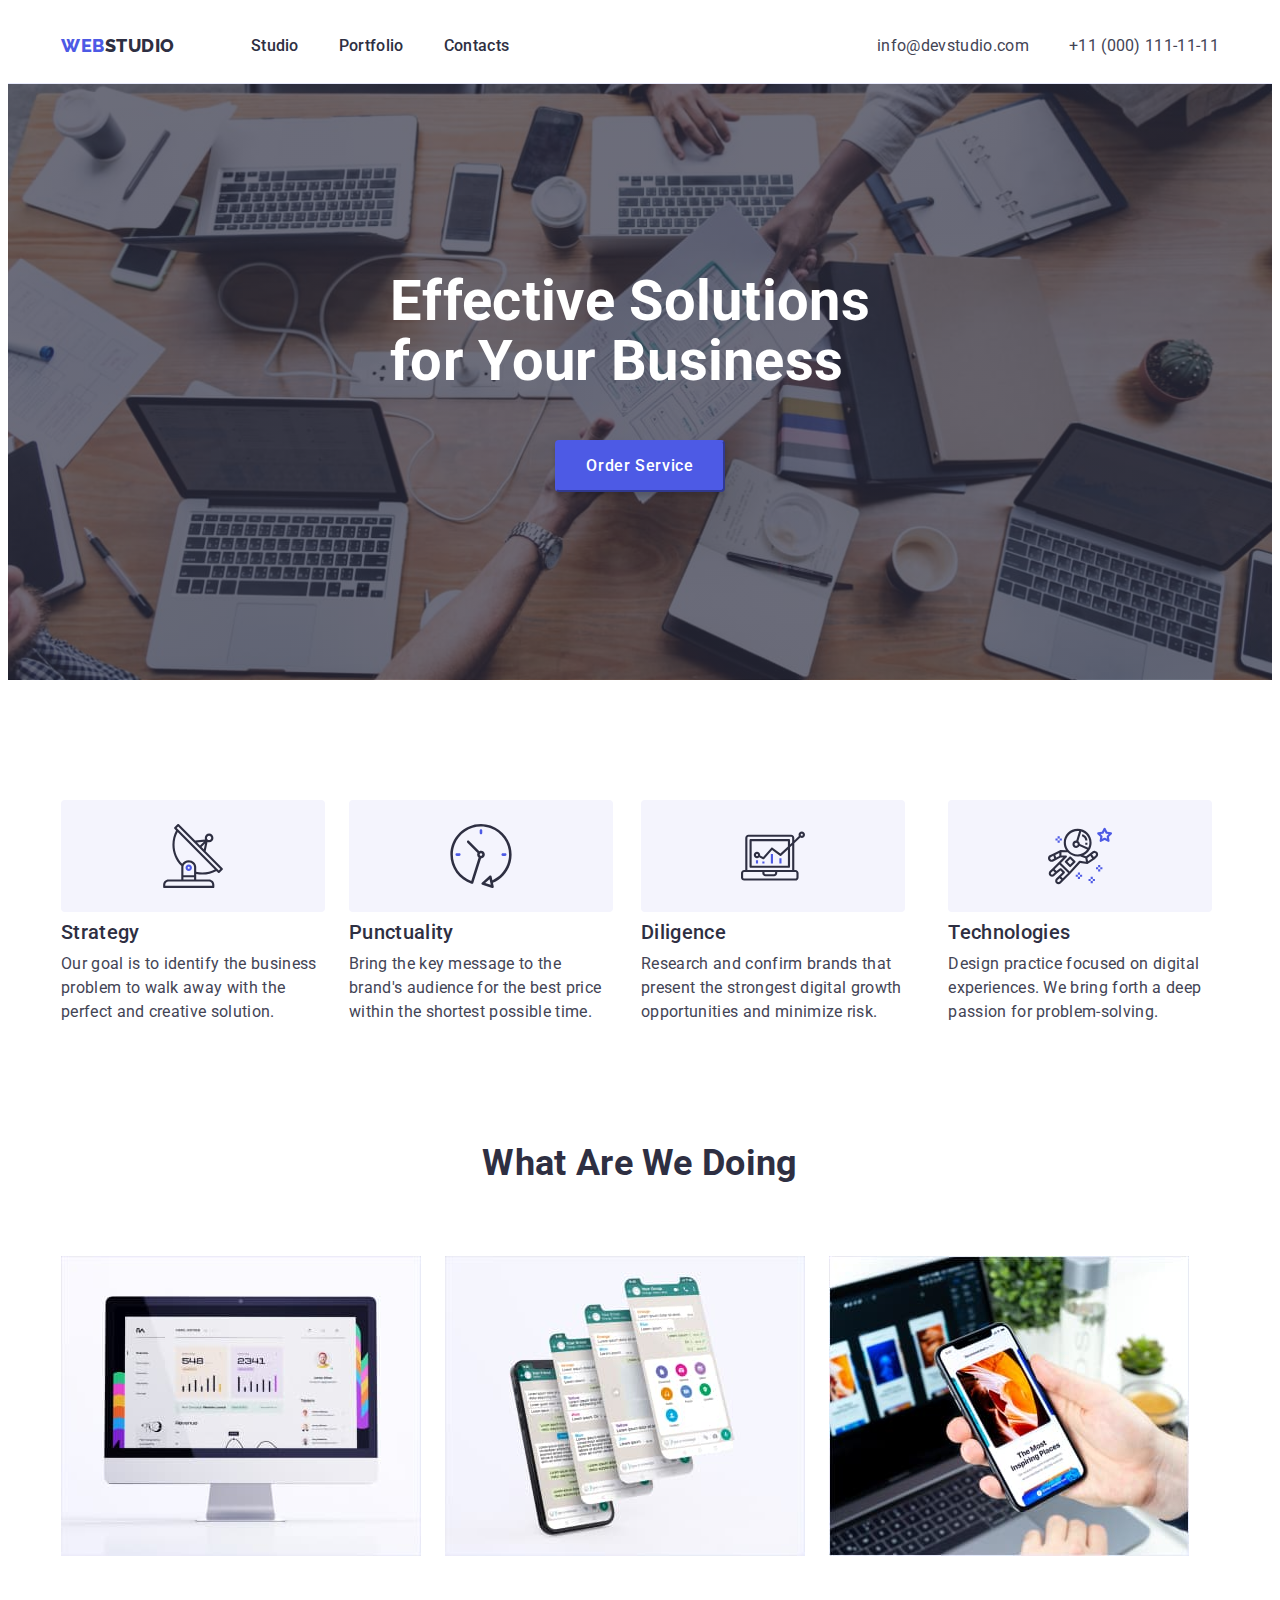
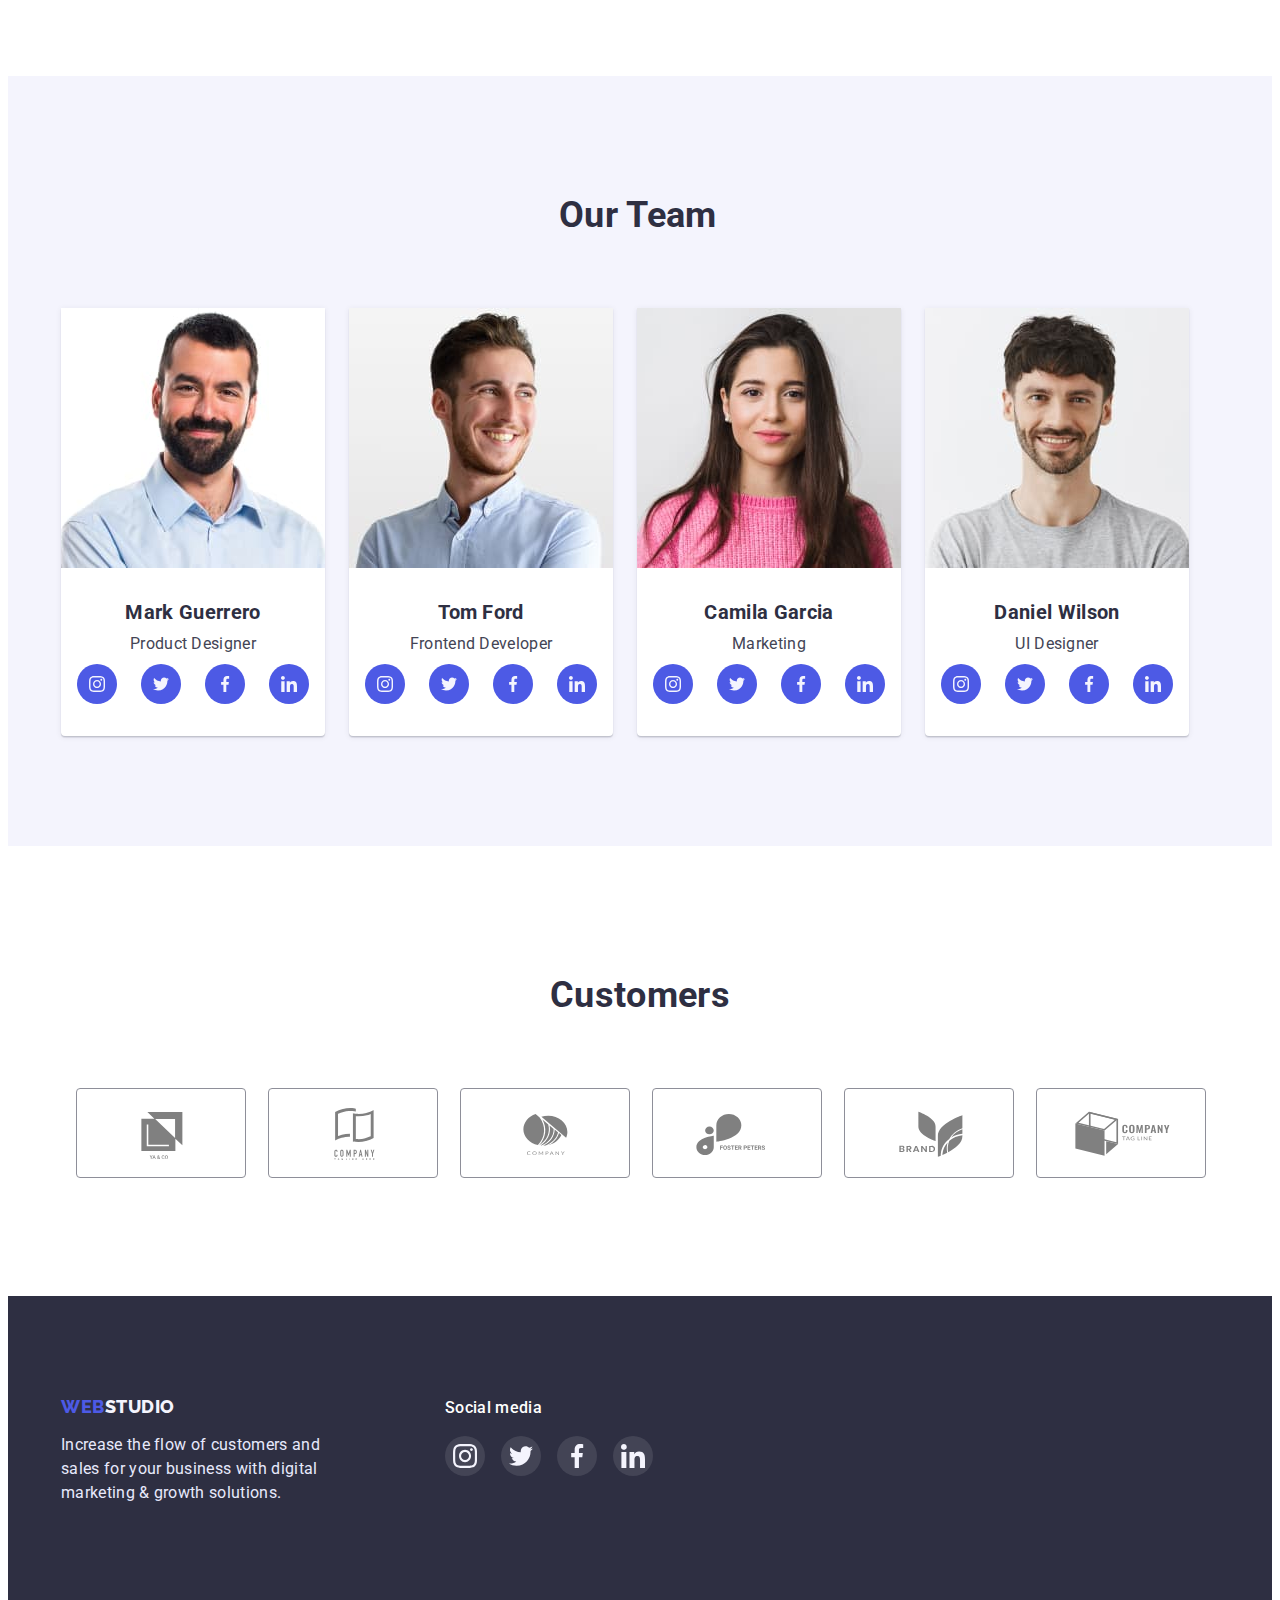
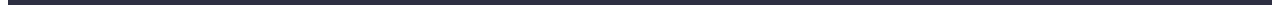
<file: index.html>
<!DOCTYPE html>
<html lang="en">
  <head>
    <meta charset="UTF-8" />
    <meta http-equiv="X-UA-Compatible" content="IE=edge" />
    <meta name="viewport" content="width=device-width, initial-scale=1.0" />
    <title>WebStudia</title>
    <link
      rel="stylesheet"
      href="https://cdnjs.cloudflare.com/ajax/libs/modern-normalize/1.1.0/modern-normalize.min.css"
      integrity="sha512-wpPYUAdjBVSE4KJnH1VR1HeZfpl1ub8YT/NKx4PuQ5NmX2tKuGu6U/JRp5y+Y8XG2tV+wKQpNHVUX03MfMFn9Q=="
      crossorigin="anonymous"
      referrerpolicy="no-referrer"
    />
    <link rel="preconnect" href="https://fonts.googleapis.com" />
    <link rel="preconnect" href="https://fonts.gstatic.com" crossorigin />
    <link
      href="https://fonts.googleapis.com/css2?family=Raleway:wght@800&family=Roboto:wght@400;500;700&display=swap"
      rel="stylesheet"
    />
    <link rel="stylesheet" href="./css/styles.css" />
  </head>

  <body>
    <header class="main-header">
      <div class="container header-container">
        <nav class="navigation">
          <!-- logo -->
          <a class="logotype" href="./index.html">
            <span class="logo">Web</span>Studio</a
          >
          <!-- menu -->
          <ul class="menu list">
            <li class="menu-item">
              <a class="menu-link link" href="index.html">Studio</a>
            </li>
            <li class="menu-item">
              <a class="menu-link link" href="portfolio.html">Portfolio</a>
            </li>
            <li class="menu-item">
              <a class="menu-link link" href="">Contacts</a>
            </li>
          </ul>
        </nav>
        <!-- contacts -->
        <address class="contacts-address">
          <ul class="address-list">
            <li class="address-link">
              <a class="contact-email" href="mailto:info@devstudio.com"
                >info@devstudio.com</a
              >
            </li>
            <li class="address-link">
              <a class="contact-phone-number" href="tel:+110001111111"
                >+11 (000) 111-11-11</a
              >
            </li>
          </ul>
        </address>
      </div>
    </header>

    <main>
      <section class="hero-section">
        <div class="container">
          <h1 class="main-title">Effective Solutions for Your Business</h1>
          <button class="main-btn btn" type="button">Order Service</button>
        </div>
      </section>

      <section class="section-text">
        <div class="container">
          <h2 hidden class="hidden-title">Section title</h2>
          <ul class="list-two">
            <li class="list-items">
              <div class="hidden-section-title">
                <svg class="hidden-title-icon">
                  <use href="./images/symbol-defs.svg#icon-antenna"></use>
                </svg>
              </div>
              <h3 class="paragraph-elements">Strategy</h3>
              <p class="text-elements">
                Our goal is to identify the business problem to walk away with
                the perfect and creative solution.
              </p>
            </li>
            <li class="list-items">
              <div class="hidden-section-title">
                <svg class="hidden-title-icon">
                  <use href="./images/symbol-defs.svg#icon-clock"></use>
                </svg>
              </div>
              <h3 class="paragraph-elements">Punctuality</h3>
              <p class="text-elements">
                Bring the key message to the brand's audience for the best price
                within the shortest possible time.
              </p>
            </li>
            <li class="list-items">
              <div class="hidden-section-title">
                <svg class="hidden-title-icon">
                  <use href="./images/symbol-defs.svg#icon-diagram"></use>
                </svg>
              </div>
              <h3 class="paragraph-elements">Diligence</h3>
              <p class="text-elements">
                Research and confirm brands that present the strongest digital
                growth opportunities and minimize risk.
              </p>
            </li>
            <li class="list-items">
              <div class="hidden-section-title">
                <svg class="hidden-title-icon">
                  <use href="./images/symbol-defs.svg#icon-astronaut"></use>
                </svg>
              </div>
              <h3 class="paragraph-elements">Technologies</h3>
              <p class="text-elements">
                Design practice focused on digital experiences. We bring forth a
                deep passion for problem-solving.
              </p>
            </li>
          </ul>
        </div>
      </section>

      <section class="section-three">
        <div class="container">
          <h2 class="section-three-text">What are we doing</h2>
          <ul class="section-list-images">
            <li class="section-items">
              <img src="./images/photo1.jpg" alt="photo" width="360" />
            </li>
            <li class="section-items">
              <img src="./images/photo2.jpg" alt="photo" width="360" />
            </li>
            <li class="section-items">
              <img src="./images/photo3.jpg" alt="photo" width="360" />
            </li>
          </ul>
        </div>
      </section>

      <section class="section-team">
        <div class="container">
          <h2 class="text-out-team">Our Team</h2>
          <ul class="list-photo">
            <li class="images-team">
              <img
                src="./images/photo4.jpg"
                alt="photo of the developer"
                width="264"
              />
              <h3 class="name-employees">Mark Guerrero</h3>
              <p class="text-direction">Product Designer</p>
              <ul class="team-social-list">
                <li class="team-social-item">
                  <a href="" class="team-social-link">
                    <svg class="team-social-icon" width="16" height="16">
                      <use href="./images/symbol-defs.svg#icon-instagram"></use>
                    </svg>
                  </a>
                </li>
                <li class="team-social-item">
                  <a href="" class="team-social-link">
                    <svg class="team-social-icon" width="16" height="16">
                      <use href="./images/symbol-defs.svg#icon-twitter"></use>
                    </svg>
                  </a>
                </li>
                <li class="team-social-item">
                  <a href="" class="team-social-link">
                    <svg class="team-social-icon" width="16" height="16">
                      <use href="./images/symbol-defs.svg#icon-facebook"></use>
                    </svg>
                  </a>
                </li>
                <li class="team-social-item">
                  <a href="" class="team-social-link">
                    <svg class="team-social-icon" width="16" height="16">
                      <use href="./images/symbol-defs.svg#icon-linkedin"></use>
                    </svg>
                  </a>
                </li>
              </ul>
            </li>
            <li class="images-team">
              <img
                src="./images/photo6.jpg"
                alt="photo of the developer"
                width="264"
              />
              <h3 class="name-employees">Tom Ford</h3>
              <p class="text-direction">Frontend Developer</p>
              <ul class="team-social-list">
                <li class="team-social-item">
                  <a href="" class="team-social-link">
                    <svg class="team-social-icon" width="16" height="16">
                      <use href="./images/symbol-defs.svg#icon-instagram"></use>
                    </svg>
                  </a>
                </li>
                <li class="team-social-item">
                  <a href="" class="team-social-link">
                    <svg class="team-social-icon" width="16" height="16">
                      <use href="./images/symbol-defs.svg#icon-twitter"></use>
                    </svg>
                  </a>
                </li>
                <li class="team-social-item">
                  <a href="" class="team-social-link">
                    <svg class="team-social-icon" width="16" height="16">
                      <use href="./images/symbol-defs.svg#icon-facebook"></use>
                    </svg>
                  </a>
                </li>
                <li class="team-social-item">
                  <a href="" class="team-social-link">
                    <svg class="team-social-icon" width="16" height="16">
                      <use href="./images/symbol-defs.svg#icon-linkedin"></use>
                    </svg>
                  </a>
                </li>
              </ul>
            </li>
            <li class="images-team">
              <img
                src="./images/photo5.jpg"
                alt="photo of the developer"
                width="264"
              />
              <h3 class="name-employees">Camila Garcia</h3>
              <p class="text-direction">Marketing</p>
              <ul class="team-social-list">
                <li class="team-social-item">
                  <a href="" class="team-social-link">
                    <svg class="team-social-icon" width="16" height="16">
                      <use href="./images/symbol-defs.svg#icon-instagram"></use>
                    </svg>
                  </a>
                </li>
                <li class="team-social-item">
                  <a href="" class="team-social-link">
                    <svg class="team-social-icon" width="16" height="16">
                      <use href="./images/symbol-defs.svg#icon-twitter"></use>
                    </svg>
                  </a>
                </li>
                <li class="team-social-item">
                  <a href="" class="team-social-link">
                    <svg class="team-social-icon" width="16" height="16">
                      <use href="./images/symbol-defs.svg#icon-facebook"></use>
                    </svg>
                  </a>
                </li>
                <li class="team-social-item">
                  <a href="" class="team-social-link">
                    <svg class="team-social-icon" width="16" height="16">
                      <use href="./images/symbol-defs.svg#icon-linkedin"></use>
                    </svg>
                  </a>
                </li>
              </ul>
            </li>
            <li class="images-team">
              <img
                src="./images/photo7.jpg"
                alt="photo of the developer"
                width="264"
              />
              <h3 class="name-employees">Daniel Wilson</h3>
              <p class="text-direction">UI Designer</p>
              <ul class="team-social-list">
                <li class="team-social-item">
                  <a href="" class="team-social-link">
                    <svg class="team-social-icon" width="16" height="16">
                      <use href="./images/symbol-defs.svg#icon-instagram"></use>
                    </svg>
                  </a>
                </li>
                <li class="team-social-item">
                  <a href="" class="team-social-link">
                    <svg class="team-social-icon" width="16" height="16">
                      <use href="./images/symbol-defs.svg#icon-twitter"></use>
                    </svg>
                  </a>
                </li>
                <li class="team-social-item">
                  <a href="" class="team-social-link">
                    <svg class="team-social-icon" width="16" height="16">
                      <use href="./images/symbol-defs.svg#icon-facebook"></use>
                    </svg>
                  </a>
                </li>
                <li class="team-social-item">
                  <a href="" class="team-social-link">
                    <svg class="team-social-icon" width="16" height="16">
                      <use href="./images/symbol-defs.svg#icon-linkedin"></use>
                    </svg>
                  </a>
                </li>
              </ul>
            </li>
          </ul>
        </div>
      </section>

      <section class="section-elements">
        <div class="container">
          <h2 class="text-customers">Customers</h2>
          <ul class="section-list-element">
            <li class="section-link-element">
              <a href="" class="section-icon">
                <svg class="team-social-customes">
                  <use href="./images/symbol-defs.svg#icon-Logo1"></use>
                </svg>
              </a>
            </li>
            <li class="section-link-element">
              <a href="" class="section-icon">
                <svg class="team-social-customes">
                  <use href="./images/symbol-defs.svg#icon-Logo2"></use>
                </svg>
              </a>
            </li>
            <li class="section-link-element">
              <a href="" class="section-icon">
                <svg class="team-social-customes">
                  <use href="./images/symbol-defs.svg#icon-Logo3"></use>
                </svg>
              </a>
            </li>
            <li class="section-link-element">
              <a href="" class="section-icon">
                <svg class="team-social-customes">
                  <use href="./images/symbol-defs.svg#icon-Logo4"></use>
                </svg>
              </a>
            </li>
            <li class="section-link-element">
              <a href="" class="section-icon">
                <svg class="team-social-customes">
                  <use href="./images/symbol-defs.svg#icon-Logo5"></use>
                </svg>
              </a>
            </li>
            <li class="section-link-element">
              <a href="" class="section-icon">
                <svg class="team-social-customes">
                  <use href="./images/symbol-defs.svg#icon-Logo6"></use>
                </svg>
              </a>
            </li>
          </ul>
        </div>
      </section>
    </main>

    <footer class="footer">
      <div class="container footer-social">
        <div>
          <a class="footer-logotype" href="./index.html">
            <span class="footer-logo">Web</span>Studio</a
          >
          <p class="footer-content">
            Increase the flow of customers and sales for your business with
            digital marketing & growth solutions.
          </p>
        </div>
        <div class="social-media-title">
          <h3 class="title-text-footer">Social media</h3>
          <ul class="social-foter-list">
            <li class="social-item-footer">
              <a href="" class="social-footer-link">
                <svg class="icon-footer" width="24" height="24">
                  <use href="./images/symbol-defs.svg#icon-instagram"></use>
                </svg>
              </a>
            </li>
            <li class="social-item-footer">
              <a href="" class="social-footer-link">
                <svg class="icon-footer" width="24" height="24">
                  <use href="./images/symbol-defs.svg#icon-twitter"></use>
                </svg>
              </a>
            </li>
            <li class="social-item-footer">
              <a href="" class="social-footer-link">
                <svg class="icon-footer" width="24" height="24">
                  <use href="./images/symbol-defs.svg#icon-facebook"></use>
                </svg>
              </a>
            </li>
            <li class="social-item-footer">
              <a href="" class="social-footer-link">
                <svg class="icon-footer" width="24" height="24">
                  <use href="./images/symbol-defs.svg#icon-linkedin"></use>
                </svg>
              </a>
            </li>
          </ul>
        </div>
      </div>
    </footer>
  </body>
</html>
</file>
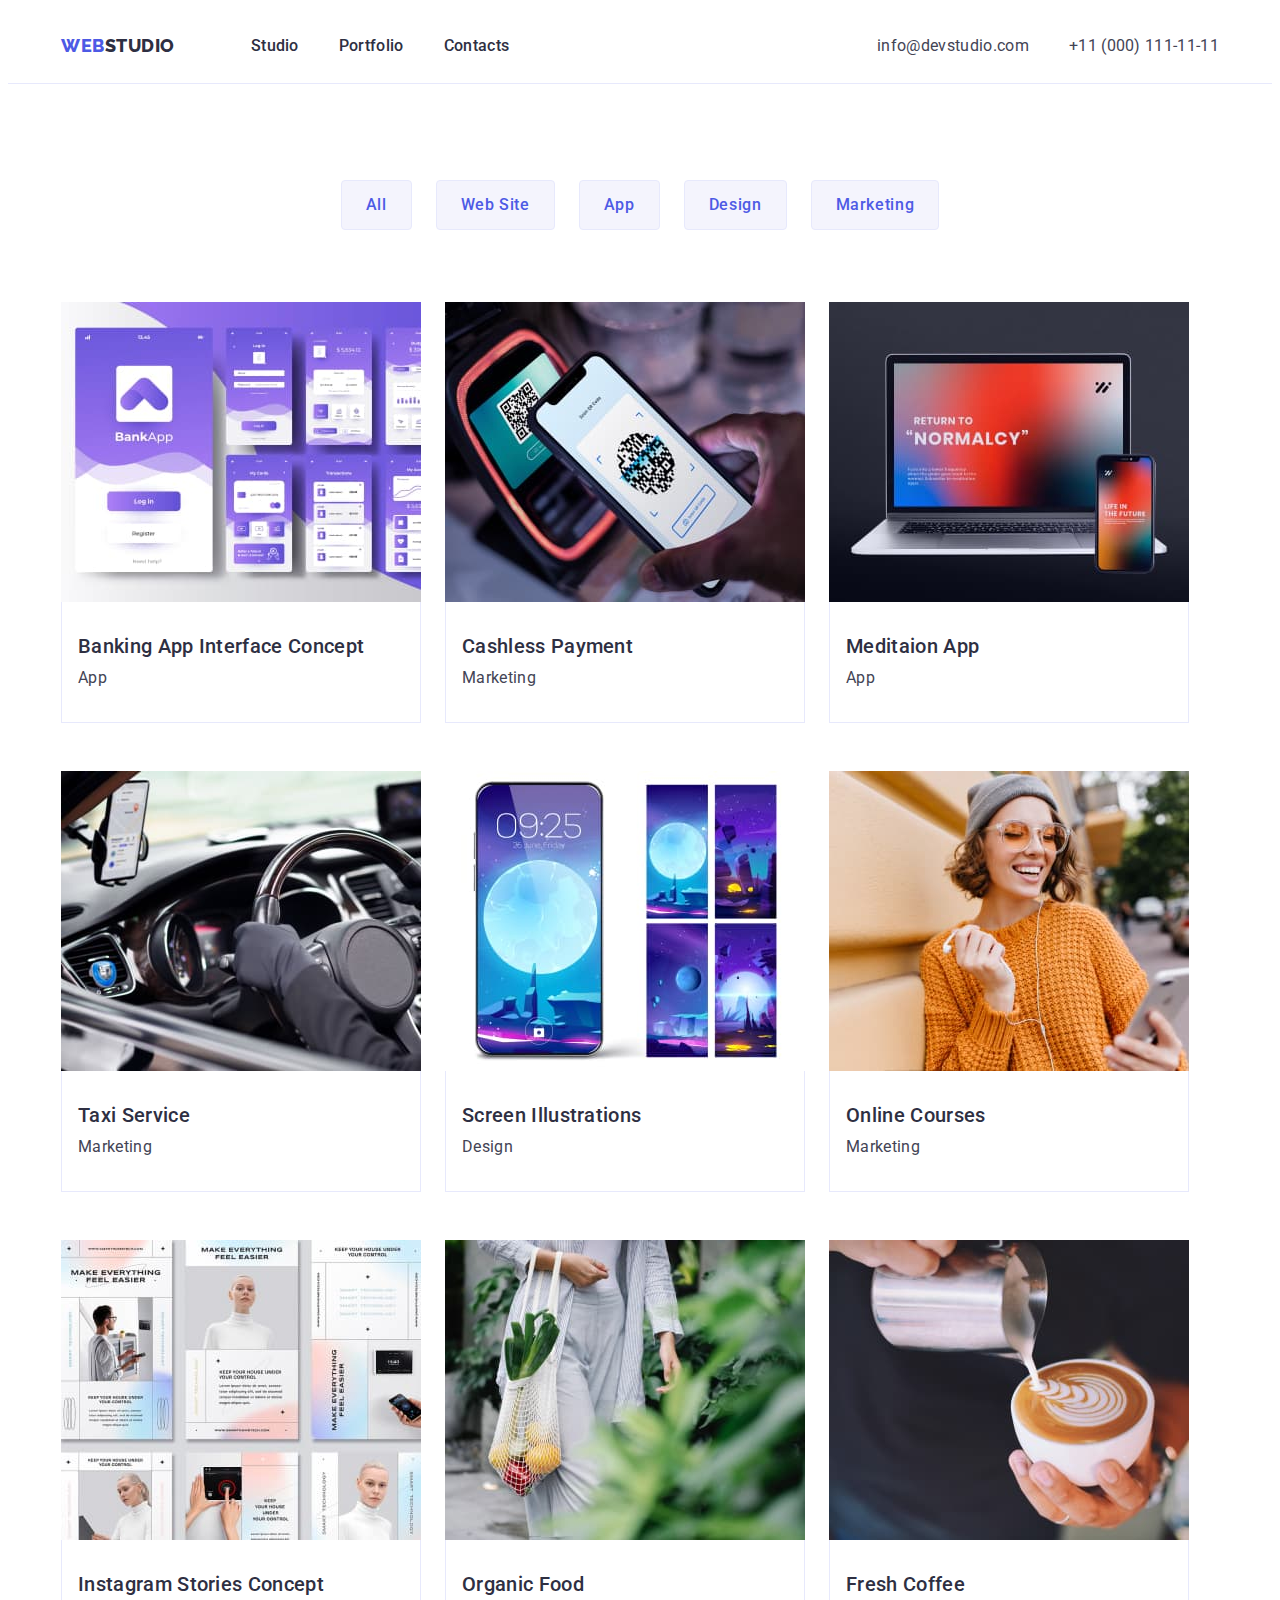
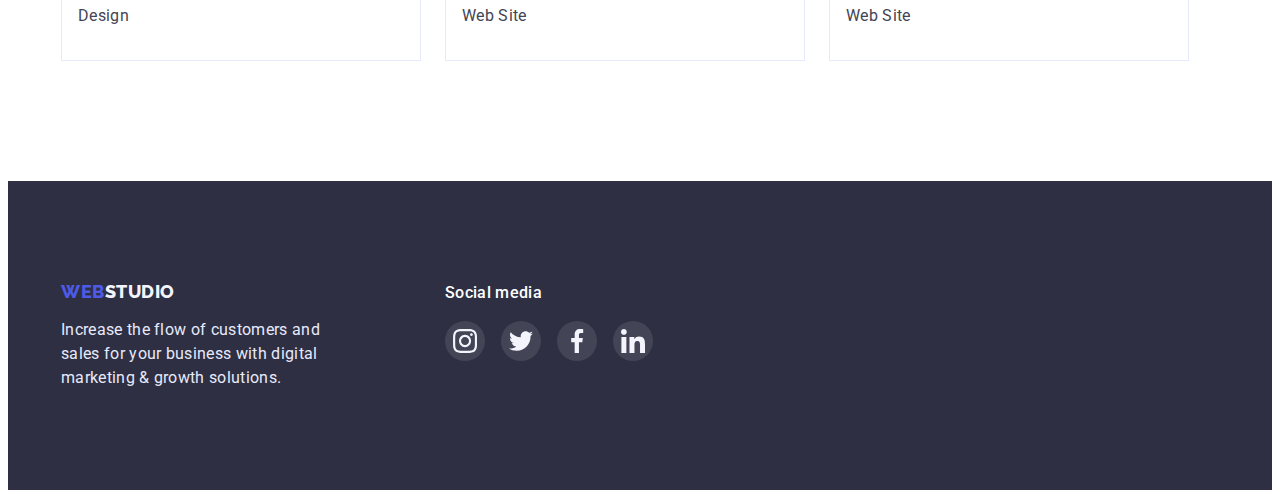
<file: portfolio.html>
<!DOCTYPE html>
<html lang="en">
  <head>
    <title>Portfolio</title>
    <link rel="stylesheet" href="./css/styles.css" />
    <link rel="preconnect" href="https://fonts.googleapis.com" />
    <link rel="preconnect" href="https://fonts.gstatic.com" crossorigin />
    <link
      rel="stylesheet"
      href="https://cdnjs.cloudflare.com/ajax/libs/modern-normalize/1.1.0/modern-normalize.min.css"
      integrity="sha512-wpPYUAdjBVSE4KJnH1VR1HeZfpl1ub8YT/NKx4PuQ5NmX2tKuGu6U/JRp5y+Y8XG2tV+wKQpNHVUX03MfMFn9Q=="
      crossorigin="anonymous"
      referrerpolicy="no-referrer"
    />
    <link
      href="https://fonts.googleapis.com/css2?family=Raleway:wght@800&family=Roboto:wght@400;500;700&display=swap"
      rel="stylesheet"
    />
  </head>
  <body>
    <header class="main-header">
      <div class="container header-container">
        <nav class="navigation">
          <!-- logo -->
          <a class="logotype" href="./index.html">
            <span class="logo">Web</span>Studio</a
          >
          <!-- menu -->
          <ul class="menu list">
            <li class="menu-item">
              <a class="menu-link link" href="index.html">Studio</a>
            </li>
            <li class="menu-item">
              <a class="menu-link link" href="portfolio.html">Portfolio</a>
            </li>
            <li class="menu-item">
              <a class="menu-link link" href="">Contacts</a>
            </li>
          </ul>
        </nav>
        <!-- contacts -->
        <address class="contacts-address">
          <ul class="address-list">
            <li class="address-link">
              <a class="contact-email" href="mailto:info@devstudio.com"
                >info@devstudio.com</a
              >
            </li>
            <li class="address-link">
              <a class="contact-phone-number" href="tel:+110001111111"
                >+11 (000) 111-11-11</a
              >
            </li>
          </ul>
        </address>
      </div>
    </header>
    <main class="main-content">
      <section class="main-section-portfolio">
        <div class="container">
          <h1 hidden>ggggg</h1>
          <ul class="list-btn">
            <li class="elements-main-btn">
              <button class="btn-main btn" type="button">All</button>
            </li>
            <li class="elements-main-btn">
              <button class="btn-main btn" type="button">Web Site</button>
            </li>
            <li class="elements-main-btn">
              <button class="btn-main btn" type="button">App</button>
            </li>
            <li class="elements-main-btn">
              <button class="btn-main btn" type="button">Design</button>
            </li>
            <li class="elements-main-btn">
              <button class="btn-main btn" type="button">Marketing</button>
            </li>
          </ul>
          <ul class="main-list-btn">
            <li class="element-btn">
              <a class="elements-link-gallery" href="">
                <img src="./images/banking.jpg" alt="photo" width="360" />
                <div class="text-description">
                  <h2 class="main-description">
                    Banking App Interface Concept
                  </h2>
                  <p class="main-text">App</p>
                </div>
              </a>
            </li>
            <li class="element-btn">
              <a class="elements-link-gallery" href="">
                <img src="./images/payment.jpg" alt="photo" width="360" />
                <div class="text-description">
                  <h2 class="main-description">Cashless Payment</h2>
                  <p class="main-text">Marketing</p>
                </div>
              </a>
            </li>
            <li class="element-btn">
              <a class="elements-link-gallery" href="">
                <img src="./images/meditaion.jpg" alt="photo" width="360" />
                <div class="text-description">
                  <h2 class="main-description">Meditaion App</h2>
                  <p class="main-text">App</p>
                </div>
              </a>
            </li>
            <li class="element-btn">
              <a class="elements-link-gallery" href="">
                <img src="./images/taxiiii.jpg" alt="photo" width="360" />
                <div class="text-description">
                  <h2 class="main-description">Taxi Service</h2>
                  <p class="main-text">Marketing</p>
                </div>
              </a>
            </li>
            <li class="element-btn">
              <a class="elements-link-gallery" href="">
                <img src="./images/screen.jpg" alt="photo" width="360" />
                <div class="text-description">
                  <h2 class="main-description">Screen Illustrations</h2>
                  <p class="main-text">Design</p>
                </div>
              </a>
            </li>
            <li class="element-btn">
              <a class="elements-link-gallery" href="">
                <img src="./images/online.jpg" alt="photo" width="360" />
                <div class="text-description">
                  <h2 class="main-description">Online Courses</h2>
                  <p class="main-text">Marketing</p>
                </div>
              </a>
            </li>
            <li class="element-btn">
              <a class="elements-link-gallery" href="">
                <img src="./images/instagram.jpg" alt="photo" width="360" />
                <div class="text-description">
                  <h2 class="main-description">Instagram Stories Concept</h2>
                  <p class="main-text">Design</p>
                </div>
              </a>
            </li>
            <li class="element-btn">
              <a class="elements-link-gallery" href="">
                <img src="./images/organic.jpg" alt="photo" width="360" />
                <div class="text-description">
                  <h2 class="main-description">Organic Food</h2>
                  <p class="main-text">Web Site</p>
                </div>
              </a>
            </li>
            <li class="element-btn">
              <a class="elements-link-gallery" href="">
                <img src="./images/coffe.jpg" alt="photo" width="360" />
                <div class="text-description">
                  <h2 class="main-description">Fresh Coffee</h2>
                  <p class="main-text">Web Site</p>
                </div>
              </a>
            </li>
          </ul>
        </div>
      </section>
    </main>
    <footer class="footer">
      <div class="container footer-social">
        <div>
          <a class="footer-logotype" href="./index.html">
            <span class="footer-logo">Web</span>Studio</a
          >
          <p class="footer-content">
            Increase the flow of customers and sales for your business with
            digital marketing & growth solutions.
          </p>
        </div>
        <div class="social-media-title">
          <h3 class="title-text-footer">Social media</h3>
          <ul class="social-foter-list">
            <li class="social-item-footer">
              <a href="" class="social-footer-link">
                <svg class="icon-footer" width="24" height="24">
                  <use href="./images/symbol-defs.svg#icon-instagram"></use>
                </svg>
              </a>
            </li>
            <li class="social-item-footer">
              <a href="" class="social-footer-link">
                <svg class="icon-footer" width="24" height="24">
                  <use href="./images/symbol-defs.svg#icon-twitter"></use>
                </svg>
              </a>
            </li>
            <li class="social-item-footer">
              <a href="" class="social-footer-link">
                <svg class="icon-footer" width="24" height="24">
                  <use href="./images/symbol-defs.svg#icon-facebook"></use>
                </svg>
              </a>
            </li>
            <li class="social-item-footer">
              <a href="" class="social-footer-link">
                <svg class="icon-footer" width="24" height="24">
                  <use href="./images/symbol-defs.svg#icon-linkedin"></use>
                </svg>
              </a>
            </li>
          </ul>
        </div>
      </div>
    </footer>
  </body>
</html>
</file>
<file: css/styles.css>
body{
    font-family: 'Roboto',sans-serif;
    font-style: normal;
    font-weight: 500;
    font-size: 16px;
    line-height: 1.5;
    letter-spacing: 0.02em;
    color: #2E2F42;
}
h1, h2,h3,h4,h5,h6,p{
margin: 0;
}

img {
display: block;
max-width: 100%;
height: auto;
}

.container{
    max-width: 1158px;
    padding: 0 15px;
    margin: 0 auto;
}

.main-header {
padding: 24px 0;
background: #FFFFFF;
border-bottom: 1px solid #E7E9FC;
}

ul{
    margin: 0;
    padding: 0;
}

ul,li {
list-style: none;
}
a {
text-decoration: none;
}

.section-three {
    text-align: center;
     padding-bottom: 120px;
}

.section-three-text{
    margin-bottom: 72px;
}

.menu {
    display: flex;
    gap: 40px;
}

.navigation {
    display: flex;
    align-items: center;
}

.contacts-address{
    margin-left: auto;
    display: flex;
}

.section-iteams {
    text-align: center;
    width: calc((100%-48px) / 3);
}


.images-team {
    text-align: center;
    width: calc((100%-48px) / 4);
    background: #FFFFFF;
    box-shadow: 0px 1px 6px rgba(46, 47, 66, 0.08), 0px 1px 1px rgba(46, 47, 66, 0.16), 0px 2px 1px rgba(46, 47, 66, 0.08);
    border-radius: 0px 0px 4px 4px;
}

.contact-email{
    font-weight: 400;
    color: #434455;
    font-style:normal;
}

.contact-email:hover,
.contact-email:focus {
color: #404BBF;
}

.contact-phone-number:hover,
.contact-phone-number:focus{
        color: #404BBF;
}

.contact-phone-number{
            font-weight: 400;
            color: #434455;
            font-style:normal;
}

.logotype{
        font-family: 'Raleway',sans-serif;
        font-weight: 800;
        font-size: 18px;
        line-height: 1.5;  
        display: flex;
        align-items: center;
        letter-spacing: 0.03em;
        text-transform: uppercase;
        color: #2E2F42;
        margin-right: 76px;
}

.address-list {
    display: flex;
    gap: 40px;
}

.header-container {
    display: flex;
    align-items: center;
}

.logo{
  color: #4D5AE5;
}

.menu-link{
        color: #2E2F42;
}

.menu-link:hover,
.menu-link:focus {
    color: #404BBF;
}

.hero-section{
    max-width: 1440px;
    margin: 0 auto;
    background: #2E2F42;
    padding: 188px 0;
    flex-grow: 1;
    background-image: linear-gradient(rgba(46, 47, 66, 0.7),rgba(46, 47, 66, 0.7)),
    url(../images/people-ofice.jpg);
    background-repeat: no-repeat;
    background-position: center;
    background-size: cover;
}

.section-text{
    padding: 120px 0;
}

.section-list-images {
    display: flex;
    gap: 24px;
}

.section-team{
   background: #F4F4FD;
   padding-bottom: 110px;
}

.team-social-list {
 display: flex;
 justify-content: center;
 gap: 24px;
 padding-bottom: 32px;
}

.team-social-item {
  width: 40px;
  height: 40px;
}

.team-social-link {
display: flex;
justify-content: center;
align-items: center;
width: 100%;
height: 100%;
border-radius: 50%;
background-color: #4D5AE5;
}

.team-social-link:is(:hover, :focus) {
background-color: #404BBF;
}

.hidden-section-title {
    display: flex;
    justify-content: center;
    align-items: center;
    width: 264px;
    height: 112px;
    background-color: #F4F4FD;
    border-radius: 4px;
    margin-bottom: 8px;
}

.hidden-title-icon {
    width: 64px;
    height: 64px;
    left: 100px;
    top: 24px;
}

.section-elements {
    padding-bottom: 120px;
    padding-top: 130px;
}

.text-customers {
    font-family: inherit;
    font-weight: 700;
    font-size: 36px;
    line-height: 1.11;
    text-align: center;
    text-transform: capitalize; 
    margin-bottom: 72px;
}

.section-list-element {
   display: flex;
   justify-content: center;
   padding: 0px;
   gap: 24px;
}

.section-link-element {
  width: 168px;
  height: 88px;
}

.team-social-customes {
    width: 104px;
    height: 56px;
    fill: currentColor;
}

.section-icon:is(:hover, :focus) {
   color:#404BBF;
   border-color: #404BBF;
}

.section-icon {
  display: flex;
  align-items: center;
  justify-content: center;
  width: 100%;
  height: 100%;
  border: 1px solid #8e8f99;
  border-radius: 4px;
  color: grey;
}

.main-title{
    font-family: inherit;
    font-weight: 700;
    font-size: 56px;
    line-height: 1.07;
    color: #FFFFFF;
    width: 500px;
    margin: 0 auto;
    margin-bottom: 48px;
}

.btn{
        font-family:inherit;
        font-weight: 500;
        font-size: 16px;
        line-height: 1.5;
        display: flex;
        align-items: center;
        letter-spacing: 0.04em;
        cursor: pointer;
        color: #FFFFFF;
        padding: 12px 24px;
        gap: 10px;
}

.main-btn{
    background: #4D5AE5;
    border-radius: 4px;
    border-color: #4D5AE5;
    box-shadow: 0px 4px 4px rgba(0, 0, 0, 0.15);
    min-width: 170px;
    display: block;
    margin: 0 auto;
}

.main-btn:hover {
    background: #404BBF;
    border-color: #404BBF;
    border-radius: 4px;
    color: #FFFFFF;
}

 
/* footer */

.footer-logo {
    font-family: 'Raleway',sans-serif;
    font-weight: 800;
    font-size: 18px;
    line-height: 1.17;
    display: flex;
    align-items: center;
    letter-spacing: 0.03em;
    text-transform: uppercase;
    color: #4D5AE5;
}

.footer-logotype {
    font-family: 'Raleway';
    font-weight: 800;
    font-size: 18px;
    line-height: 1.17;
    display: flex;
    align-items: center;
    letter-spacing: 0.03em;
    text-transform: uppercase;
    color: #F4F4FD;
    margin-bottom: 16px;
}

.footer-content {
        font-weight: 400;
        color: #E7E9FC;
        width: 264px;
}

.footer {
    background: #2E2F42;
    padding: 100px 0;
}

.title-text-footer {
     font-family: 'Roboto';
     font-weight: 500;
     font-size: 16px;
     line-height: 1.5;
     letter-spacing: 0.02em;
     color: #FFFFFF;
     margin-bottom: 16px;
}

.social-foter-list {
    display: flex;
    justify-content: center;
    gap: 16px;
}

.social-item-footer {
    width: 40px;
    height: 40px;
}

.social-footer-link {
    display: flex;
    justify-content: center;
    align-items: center;
    width: 100%;
    height: 100%;
    border-radius: 50%;
    background: rgba(255, 255, 255, 0.1);
}

.social-footer-link:is(:hover, :focus) {
    background: #31D0AA;
}

.footer-social {
    display: flex;
}

.social-media-title {
    margin-left: 120px;
}

.paragraph-elements {
        font-size: 20px;
        line-height: 1.2;
        font-weight: 500;
        margin-bottom: 8px;
}

.text-elements {
        font-weight: 400;
        color: #434455;
}

.name-employees {
    padding-top: 32px;
    margin-bottom: 8px;
}

.section-three-text {
        font-size: 36px;
        line-height: 1.11;
        text-transform: capitalize;
}

.text-out-team {
        font-size: 36px;
        line-height: 1.11;
        text-transform: capitalize;
        width: 162px;
        margin: 0 auto;
        margin-bottom: 72px;
        padding-top: 120px;
}

.name-employees {
        font-size: 20px;
        line-height: 1.2;
}

.text-direction {
        font-weight: 400;
        font-size: 16px;
        line-height: 1.5;
        color: #434455;
        margin-bottom: 8px;
}

.main-description {
    font-size: 20px;
    font-weight: 500;
    line-height: 1.2;
    color: #2E2F42;
    margin-bottom: 8px;
}

.main-text {
    font-weight: 400;
    color: #434455;
}

.list-photo {
    display: flex;
    gap: 24px;
    align-items: center;
}

.name-iteams {
        padding: 32px;
        background: #FFFFFF;
        box-shadow: 0px 1px 6px rgba(46, 47, 66, 0.08), 0px 1px 1px rgba(46, 47, 66, 0.16), 0px 2px 1px rgba(46, 47, 66, 0.08);
        border-radius: 0px 0px 4px 4px;
        min-width: 232px;
        margin: 0 auto;
}

.btn-main{
    background: #F4F4FD; 
    border: 1px solid #E7E9FC;
    border-radius: 4px;
    font-weight: 500;
    display: flex;
    align-items: center;
    text-align: center;
    letter-spacing: 0.04em;
    color: #4D5AE5;
    cursor: pointer;  
}

.btn-main:hover {
    background: #404BBF;
    color: #FFFFFF;
    border-color: #404BBF;
    box-shadow: 0px 3px 1px rgba(0, 0, 0, 0.1), 0px 2px 1px rgba(0, 0, 0, 0.08), 0px 2px 2px rgba(0, 0, 0, 0.12);

}

.btn-main:focus {
    background: #404BBF;
    color: #ffffff;
    border-color: #404BBF;
    box-shadow: 0px 3px 1px rgba(0, 0, 0, 0.1), 0px 2px 1px rgba(0, 0, 0, 0.08), 0px 2px 2px rgba(0, 0, 0, 0.12);
}

.list-two {
    display: flex;
    gap: 24px;
}
.main-list-btn {
    display: flex;
    flex-wrap: wrap;
    row-gap: 48px;
    column-gap: 24px;
}

.list-btn {
    display: flex;
    justify-content: center;
    gap: 24px;
    margin-bottom: 72px;

}

.elements-link-gallery {
    display: block;
}

.elements-link-gallery:is(:hover, :focus) {
    background: #FFFFFF;
    box-shadow: 0px 1px 6px rgba(46, 47, 66, 0.08), 0px 1px 1px rgba(46, 47, 66, 0.16), 0px 2px 1px rgba(46, 47, 66, 0.08);
}

.text-description {
    background: #FFFFFF;
    border: 1px solid #E7E9FC;
    border-top: none;
    padding: 32px 16px;
}

.main-section-portfolio {
    padding-top: 96px;
    padding-bottom: 120px;
}
</file>
